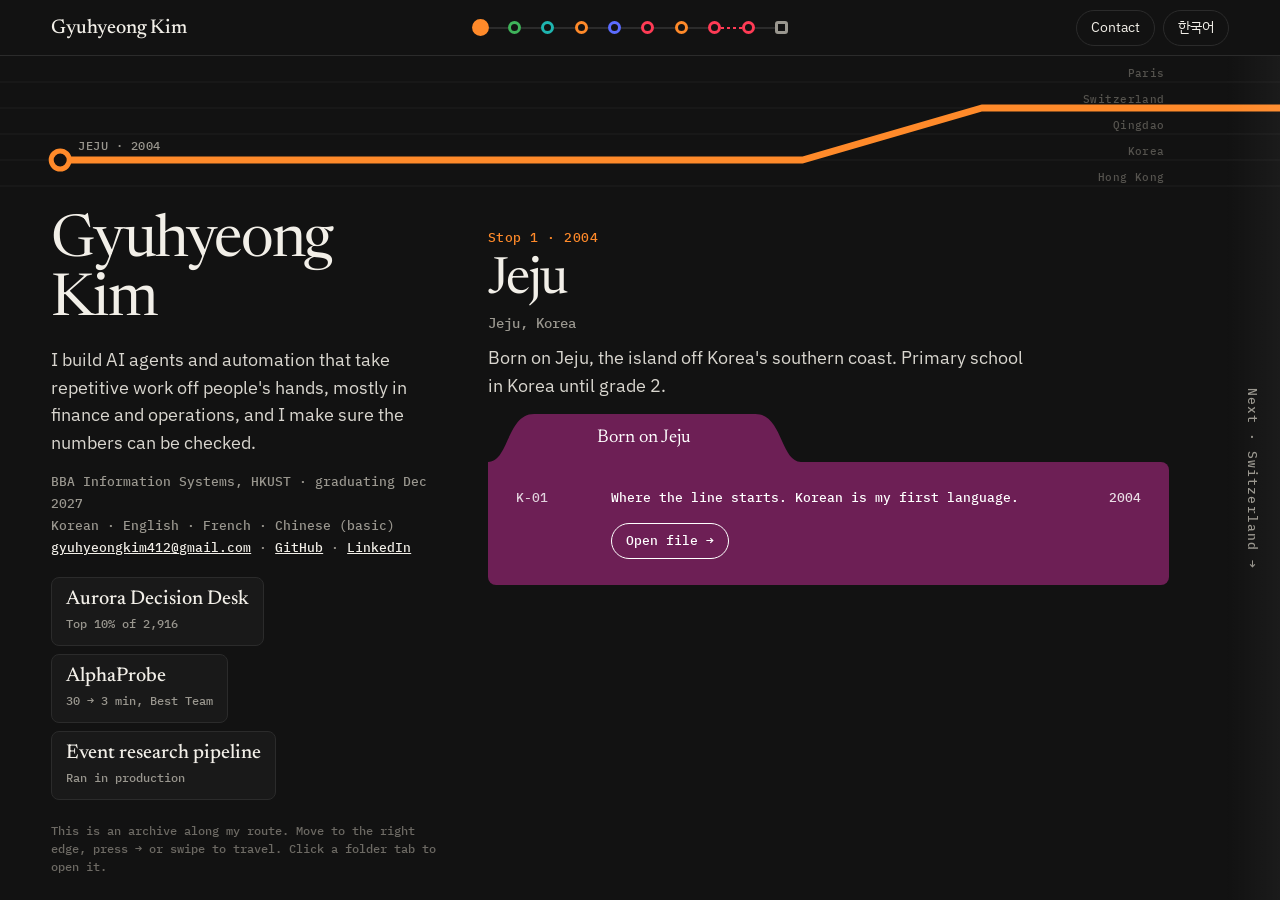
<file: index.html>
<!doctype html>
<html lang="en">
<head>
  <meta charset="utf-8">
  <meta name="viewport" content="width=device-width, initial-scale=1, viewport-fit=cover">
  <title>Gyuhyeong Kim</title>
  <meta name="description" content="Gyuhyeong (Giana) Kim, Information Systems at HKUST. An archive of projects along the route Jeju, Gland, Qingdao, Paris, Hong Kong and Seoul: AI agents and automation for finance and operations.">
  <link rel="preconnect" href="https://fonts.googleapis.com">
  <link rel="preconnect" href="https://fonts.gstatic.com" crossorigin>
  <link href="https://fonts.googleapis.com/css2?family=Newsreader:ital,opsz,wght@0,6..72,400;0,6..72,500;1,6..72,400&family=IBM+Plex+Mono:wght@500;600&family=IBM+Plex+Sans+KR:wght@400;500;600&family=IBM+Plex+Sans:wght@400;600&family=Noto+Serif+KR:wght@400;500&display=swap" rel="stylesheet">
  <link rel="stylesheet" href="site.css">
  <script>
    try { var s = localStorage.getItem("lang"); if (s === "ko" || s === "en") document.documentElement.lang = s; } catch (e) {}
  </script>
</head>
<body>
  <header class="top">
    <button class="name" id="home" type="button"><span class="nm"></span></button>
    <ol class="dots" id="dots" aria-label="Route"></ol>
    <div class="tb">
      <button class="chip" id="to-contact" type="button"></button>
      <button class="chip" id="lang-toggle" type="button"></button>
    </div>
  </header>

  <main class="track" id="track" aria-live="polite">
    <svg class="route" id="route" aria-hidden="true"></svg>
  </main>

  <button class="edge prev" id="prev" type="button" aria-label="Previous stop"><span></span></button>
  <button class="edge next" id="next" type="button"><span id="next-label"></span></button>

  <div class="doc" id="doc" hidden role="dialog" aria-modal="true" aria-labelledby="doc-title"></div>

  <script src="data.js"></script>
  <script>
  {
    const root = document.documentElement;
    const R = window.ROUTE, SK = window.SKILLS;
    const L = () => (root.lang === "ko" ? "ko" : "en");
    const esc = s => String(s).replace(/[&<>"']/g, c => ({ "&": "&amp;", "<": "&lt;", ">": "&gt;", '"': "&quot;", "'": "&#39;" }[c]));
    const tx = o => (o == null ? "" : esc(typeof o === "string" ? o : o[L()]));
    const UI = {
      name: { en: "Gyuhyeong Kim", ko: "김규형" },
      contact: { en: "Contact", ko: "연락" },
      lang: { en: "한국어", ko: "English" },
      stop: { en: "Stop", ko: "정거장" },
      open: { en: "Open file →", ko: "파일 열기 →" },
      next: { en: "Next", ko: "다음" },
      prevf: { en: "← Previous file", ko: "← 이전 파일" },
      nextf: { en: "Next file →", ko: "다음 파일 →" },
      close: { en: "Close ✕", ko: "닫기 ✕" },
      period: { en: "Period", ko: "기간" },
      where: { en: "Filed under", ko: "보관 위치" },
      ctx: { en: "Context", ko: "맥락" },
      end: { en: "End of the line", ko: "종착역" },
      lede: { en: "I build AI agents and automation that take repetitive work off people's hands, mostly in finance and operations, and I make sure the numbers can be checked.", ko: "반복되는 일을 AI 에이전트와 자동화로 바꾸는 일을 합니다. 주로 금융과 운영 분야이고, 숫자는 언제나 확인할 수 있게 만듭니다." },
      facts: { en: "BBA Information Systems, HKUST · graduating Dec 2027<br>Korean · English · French · Chinese (basic)", ko: "HKUST 경영학부 정보시스템 전공 · 2027년 12월 졸업 예정<br>한국어 · 영어 · 프랑스어 · 중국어(기초)" },
      howto: { en: "This is an archive along my route. Move to the right edge, press → or swipe to travel. Click a folder tab to open it.", ko: "제가 지나온 노선을 따라 정리한 아카이브입니다. 오른쪽 끝에 마우스를 대거나 → 키, 스와이프로 이동하고, 폴더 탭을 누르면 열립니다." },
      endIntro: { en: "Open to roles in AI automation, product and data. Email is the fastest way to reach me.", ko: "AI 자동화, 기획, 데이터 분야의 기회에 열려 있습니다. 이메일이 가장 빠릅니다." }
    };
    const u = k => esc(UI[k][L()]);
    const lanes = [
      { k: "pa", en: "Paris", ko: "파리" }, { k: "ch", en: "Switzerland", ko: "스위스" },
      { k: "qd", en: "Qingdao", ko: "칭다오" }, { k: "kr", en: "Korea", ko: "한국" }, { k: "hk", en: "Hong Kong", ko: "홍콩" }
    ];
    const PAL = [["#6d1f55", "#fff"], ["#e2692b", "#fff"], ["#2f7d6d", "#fff"], ["#cf3a2f", "#fff"], ["#55267a", "#fff"], ["#3157d6", "#fff"], ["#bf5b8f", "#fff"], ["#f1d94a", "#1b1b1b"], ["#1f6f8b", "#fff"], ["#2b2b2b", "#fff"]];
    const FEAT = [["aurora", { en: "Top 10% of 2,916", ko: "2,916명 중 상위 10%" }], ["alphaprobe", { en: "30 → 3 min, Best Team", ko: "30분 → 3분, 최우수팀" }], ["pipeline", { en: "Ran in production", ko: "프로덕션 운영" }]];

    // flat list of files with their stop and colour
    const FILES = [];
    R.forEach((s, si) => s.files.forEach((f, fi) => FILES.push({ f, s, si, col: fi % 3, pal: PAL[FILES.length % PAL.length] })));
    const byId = id => FILES.find(x => x.f.id === id);

    const track = document.getElementById("track");
    const svg = document.getElementById("route");
    const N = R.length + 1; // + end panel
    let cur = 0, tgt = 0;

    const tabShape = '<svg viewBox="0 0 300 48" preserveAspectRatio="none" aria-hidden="true"><path d="M0 48 C20 48 18 0 44 0 H256 C282 0 280 48 300 48 Z"/></svg>';

    function folderHTML(x, open) {
      const f = x.f;
      return `<div class="folder${open ? " open" : ""}" id="fd-${f.id}" style="--fb:${x.pal[0]};--fi:${x.pal[1]};--col:${x.col}">
        <button class="tab" type="button" aria-expanded="${open ? "true" : "false"}" aria-controls="fb-${f.id}">${tabShape}<span>${tx(f.tab || f.title)}</span></button>
        <div class="fbody" id="fb-${f.id}"><div><div class="finner">
          <span class="no">${esc(f.no)}</span><p class="sm">${tx(f.summary)}</p><span class="dt">${tx(f.date)}</span>
          <button class="op" type="button" data-open="${f.id}">${u("open")}</button>
        </div></div></div>
      </div>`;
    }

    function panelHTML(s, i) {
      const files = FILES.filter(x => x.si === i).map((x, j) => folderHTML(x, j === 0)).join("");
      const stopHead = `<span class="k">${u("stop")} ${i + 1} · ${tx(s.when)}</span>
        <h2>${tx(s.city)}</h2><p class="place">${tx(s.place)}</p><p class="intro">${tx(s.intro)}</p>`;
      const head = i === 0
        ? `<div class="head hello"><h1>${u("name")}</h1><p class="lede">${u("lede")}</p><p class="facts">${UI.facts[L()]}<br><a href="mailto:gyuhyeongkim412@gmail.com">gyuhyeongkim412@gmail.com</a> · <a href="https://github.com/Giana0412">GitHub</a> · <a href="https://www.linkedin.com/in/gyuhyeong-kim">LinkedIn</a></p>
            <div class="feat">${FEAT.map(([id, note]) => `<button type="button" data-open="${id}"><b>${tx(byId(id).f.title)}</b><span>${esc(note[L()])}</span></button>`).join("")}</div>
            <p class="howto">${u("howto")}</p></div>`
        : `<div class="head">${stopHead}</div>`;
      const lead = i === 0 ? `<div class="head stophead">${stopHead}</div>` : "";
      return `<section class="panel" id="${s.id}" style="--c:var(--${s.lane})" aria-label="${tx(s.city)}">${head}<div class="stack">${lead}${files}</div></section>`;
    }

    function endHTML() {
      return `<section class="panel endp" id="contact" style="--c:var(--mute)" aria-label="${u("contact")}">
        <div class="head"><span class="k">${u("end")}</span><h2>${u("contact")}</h2><p class="intro">${u("endIntro")}</p>
          <p class="contact"><a href="mailto:gyuhyeongkim412@gmail.com">gyuhyeongkim412@gmail.com</a><br><a href="https://github.com/Giana0412">github.com/Giana0412</a><br><a href="https://www.linkedin.com/in/gyuhyeong-kim">linkedin.com/in/gyuhyeong-kim</a></p></div>
        <dl class="skills">${SK.map(([a, b]) => `<div><dt>${tx(a)}</dt><dd>${tx(b)}</dd></div>`).join("")}</dl>
      </section>`;
    }

    function render() {
      track.querySelectorAll(".panel").forEach(p => p.remove());
      track.insertAdjacentHTML("beforeend", R.map(panelHTML).join("") + endHTML());
      document.querySelector(".nm").textContent = UI.name[L()];
      document.getElementById("to-contact").textContent = UI.contact[L()];
      const lt = document.getElementById("lang-toggle");
      lt.textContent = UI.lang[L()];
      lt.setAttribute("aria-label", L() === "ko" ? "View in English" : "한국어로 보기");
      document.title = UI.name[L()];
      document.getElementById("dots").innerHTML =
        R.map((s, i) => `<li class="${s.next ? "dash" : ""}"><button type="button" data-go="${i}" style="--c:var(--${s.lane})" aria-label="${tx(s.city)}"></button></li>`).join("") +
        `<li><button type="button" class="sq" data-go="${N - 1}" style="--c:var(--mute)" aria-label="${u("contact")}"></button></li>`;
      drawRoute();
      mark();
    }

    function drawRoute() {
      const W = track.clientWidth, Hb = W <= 800 ? 130 : 150;
      const gx = Math.max(W * 0.04, 16);
      const ly = k => 26 + lanes.findIndex(l => l.k === k) * (Hb - 46) / (lanes.length - 1);
      const sx = i => i * W + gx + 9;
      let h = "";
      for (let p = 0; p < N; p++) lanes.forEach(l => {
        h += `<line class="lane" x1="${p * W}" x2="${(p + 1) * W}" y1="${ly(l.k)}" y2="${ly(l.k)}"/>`;
      });
      if (W > 800) for (let p = 0; p < N; p++) lanes.forEach(l => {
        h += `<text class="lanelab" x="${(p + 1) * W - gx - 64}" y="${ly(l.k) - 5}" text-anchor="end">${esc(l[L()])}</text>`;
      });
      R.forEach((s, i) => {
        const a = { x: sx(i), y: ly(s.lane) };
        const b = i < R.length - 1 ? { x: sx(i + 1), y: ly(R[i + 1].lane) } : { x: sx(i) + W * 0.7, y: a.y };
        const bend = a.x + W * 0.58, bend2 = a.x + W * 0.72;
        const d = `M${a.x} ${a.y} H${bend} L${bend2} ${b.y} H${b.x}`;
        const dashed = i === R.length - 1 || R[i + 1].next;
        h += `<path class="${dashed ? "dash" : "seg"}" d="${d}" stroke="var(--${s.lane})"/>`;
      });
      R.forEach((s, i) => {
        const x = sx(i), y = ly(s.lane);
        h += `<circle cx="${x}" cy="${y}" r="9" stroke="var(--${s.lane})"/>`;
        h += `<text x="${x + 18}" y="${y - 10}">${esc(s.city[L()].toUpperCase())} · ${esc(s.when[L()])}</text>`;
      });
      svg.setAttribute("width", N * W);
      svg.setAttribute("height", Hb);
      svg.setAttribute("viewBox", `0 0 ${N * W} ${Hb}`);
      svg.innerHTML = h;
    }

    // moving between stops
    const reduce = () => matchMedia("(prefers-reduced-motion: reduce)").matches;
    function go(i, instant) {
      tgt = Math.max(0, Math.min(N - 1, i));
      track.scrollTo({ left: tgt * track.clientWidth, behavior: instant || reduce() ? "auto" : "smooth" });
      mark(tgt);
    }
    function mark(i = cur) {
      document.querySelectorAll("#dots button").forEach(b => b.setAttribute("aria-current", +b.dataset.go === i ? "true" : "false"));
      const nx = document.getElementById("next"), pv = document.getElementById("prev");
      nx.hidden = i >= N - 1; pv.hidden = i <= 0;
      const nextName = i + 1 < R.length ? R[i + 1].city[L()] : UI.contact[L()];
      document.getElementById("next-label").textContent = `${UI.next[L()]} · ${nextName} →`;
      nx.setAttribute("aria-label", `${UI.next[L()]}: ${nextName}`);
    }
    let settle;
    track.addEventListener("scroll", () => {
      const i = Math.round(track.scrollLeft / track.clientWidth);
      if (i !== cur) { cur = i; mark(i); }
      clearTimeout(settle);
      settle = setTimeout(() => {
        tgt = cur;
        const id = cur < R.length ? R[cur].id : "contact";
        if (document.getElementById("doc").hidden) history.replaceState(null, "", "#" + id);
      }, 140);
    }, { passive: true });

    let hover;
    const nextBtn = document.getElementById("next");
    nextBtn.addEventListener("mouseenter", () => {
      const step = () => { if (tgt < N - 1) { go(tgt + 1); hover = setTimeout(step, 1400); } };
      hover = setTimeout(step, 260);
    });
    nextBtn.addEventListener("mouseleave", () => clearTimeout(hover));
    nextBtn.addEventListener("click", () => { clearTimeout(hover); go(tgt + 1); });
    document.getElementById("prev").addEventListener("click", () => go(tgt - 1));
    document.getElementById("home").addEventListener("click", () => go(0));
    document.getElementById("to-contact").addEventListener("click", () => go(N - 1));

    // folders, dots, featured files
    document.addEventListener("click", e => {
      const g = e.target.closest("[data-go]");
      if (g) return go(+g.dataset.go);
      const o = e.target.closest("[data-open]");
      if (o) return openDoc(o.dataset.open);
      const tab = e.target.closest(".tab");
      if (tab) {
        const fd = tab.parentElement, open = !fd.classList.contains("open");
        fd.classList.toggle("open", open);
        tab.setAttribute("aria-expanded", open);
      }
    });

    // document view
    const doc = document.getElementById("doc");
    let lastFocus = null, openId = null;
    function openDoc(id) {
      const x = byId(id);
      if (!x) return;
      const f = x.f, k = FILES.indexOf(x);
      openId = id;
      if (doc.hidden) lastFocus = document.activeElement;
      const secs = (f.sections || []).map(s => `<div class="sec"><h3>${tx(s.h)}</h3>${s.p ? `<p>${tx(s.p)}</p>` : ""}${s.li ? `<ul>${s.li.map(l => `<li>${tx(l)}</li>`).join("")}</ul>` : ""}</div>`).join("");
      const prev = FILES[k - 1], next = FILES[k + 1];
      doc.innerHTML = `<div class="sheet" style="--fb:${x.pal[0]};--fi:${x.pal[1]}">
        <div class="holes" aria-hidden="true"><i></i><i></i><i></i></div>
        <article class="paper">
          <span class="stamp">File № ${esc(f.no)}</span>
          <h2 id="doc-title">${tx(f.title)}</h2>
          <p class="lead">${tx(f.summary)}</p>
          <div class="cols">
            <dl class="notes">
              <dt>${u("where")}</dt><dd>${tx(x.s.city)} · ${tx(x.s.place)}</dd>
              <dt>${u("period")}</dt><dd>${tx(f.date)}</dd>
              ${f.place ? `<dt>${L() === "ko" ? "장소" : "Place"}</dt><dd>${tx(f.place)}</dd>` : ""}
              ${f.team ? `<dt>${u("ctx")}</dt><dd>${tx(f.team)}</dd>` : ""}
            </dl>
            <div>
              ${f.big ? `<p class="big">${tx(f.big)}</p><p class="bign">${tx(f.bigNote)}</p>` : ""}
              ${secs}
              ${f.tags ? `<ul class="ptags">${f.tags.map(g => `<li>${esc(g)}</li>`).join("")}</ul>` : ""}
              ${f.links ? `<div class="plinks">${f.links.map(l => `<a href="${esc(l.href)}">${tx(l.label)}</a>`).join("")}</div>` : ""}
              ${f.private ? `<p class="priv">${tx(f.private)}</p>` : ""}
            </div>
          </div>
          <div class="dbar">
            <button type="button" data-doc="${prev ? prev.f.id : ""}" ${prev ? "" : "disabled"}>${u("prevf")}</button>
            <span>${k + 1} / ${FILES.length}</span>
            <button type="button" data-doc="${next ? next.f.id : ""}" ${next ? "" : "disabled"}>${u("nextf")}</button>
          </div>
        </article>
        <div class="spine" aria-hidden="true"><span>${tx(f.title)}</span></div>
        <button class="close" type="button" id="doc-close">${u("close")}</button>
      </div>`;
      doc.hidden = false;
      doc.scrollTop = 0;
      if (x.si !== cur) go(x.si, true);
      history.replaceState(null, "", "#" + id);
      document.getElementById("doc-close").focus();
    }
    function closeDoc() {
      doc.hidden = true; openId = null;
      history.replaceState(null, "", "#" + (cur < R.length ? R[cur].id : "contact"));
      if (lastFocus && lastFocus.focus) lastFocus.focus();
    }
    doc.addEventListener("click", e => {
      if (e.target === doc || e.target.id === "doc-close") return closeDoc();
      const d = e.target.closest("[data-doc]");
      if (d && d.dataset.doc) openDoc(d.dataset.doc);
    });

    document.addEventListener("keydown", e => {
      if (!doc.hidden) {
        if (e.key === "Escape") closeDoc();
        else if (e.key === "ArrowRight" || e.key === "ArrowLeft") {
          const k = FILES.indexOf(byId(openId)) + (e.key === "ArrowRight" ? 1 : -1);
          if (FILES[k]) openDoc(FILES[k].f.id);
        }
        return;
      }
      if (e.target.closest("input,textarea")) return;
      if (e.key === "ArrowRight") { e.preventDefault(); go(tgt + 1); }
      if (e.key === "ArrowLeft") { e.preventDefault(); go(tgt - 1); }
    });

    document.getElementById("lang-toggle").addEventListener("click", () => {
      root.lang = L() === "ko" ? "en" : "ko";
      try { localStorage.setItem("lang", root.lang); } catch (e) {}
      const keep = cur, od = openId;
      render();
      track.scrollLeft = keep * track.clientWidth;
      if (od) openDoc(od);
    });

    const ro = new ResizeObserver(() => { drawRoute(); track.scrollLeft = cur * track.clientWidth; });
    ro.observe(track);

    render();
    const h = decodeURIComponent(location.hash.slice(1));
    const si = R.findIndex(s => s.id === h);
    if (si >= 0) go(si, true);
    else if (h === "contact") go(N - 1, true);
    else if (byId(h)) openDoc(h);
  }
  </script>
</body>
</html>
</file>
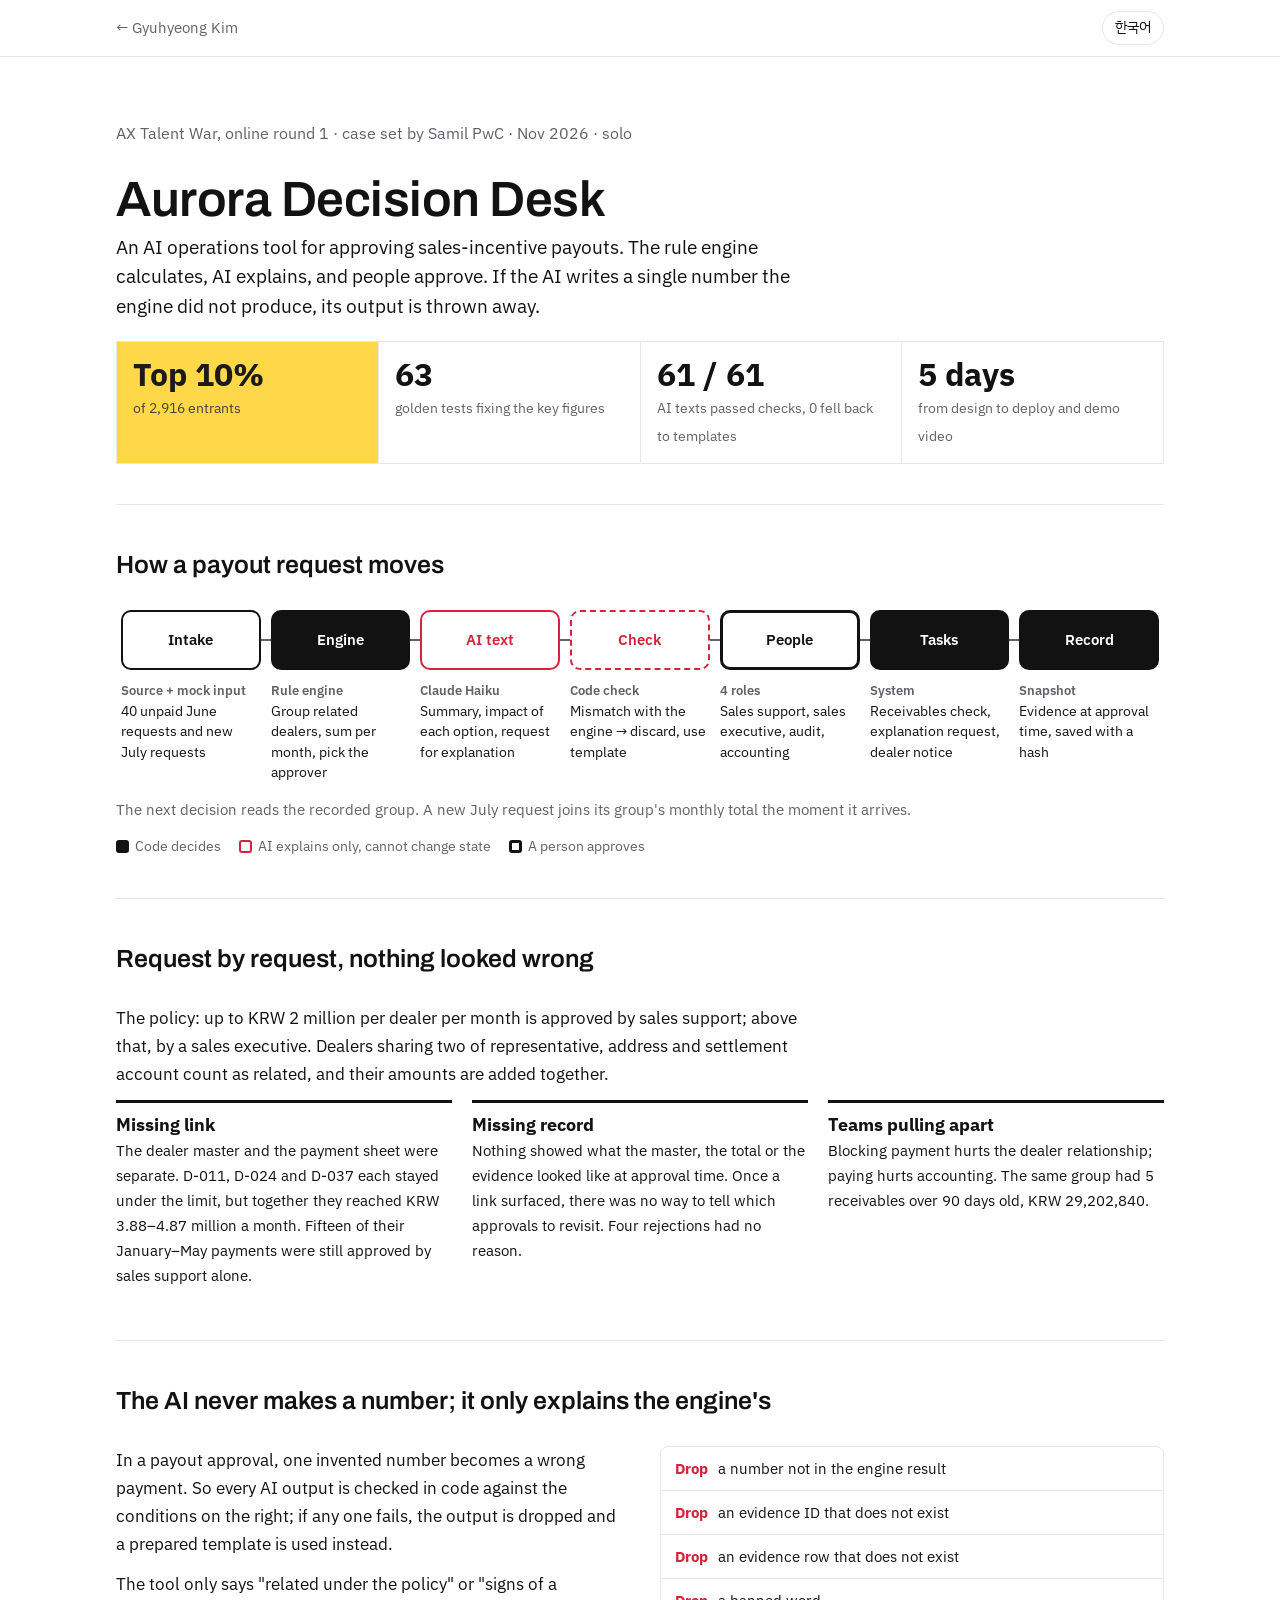
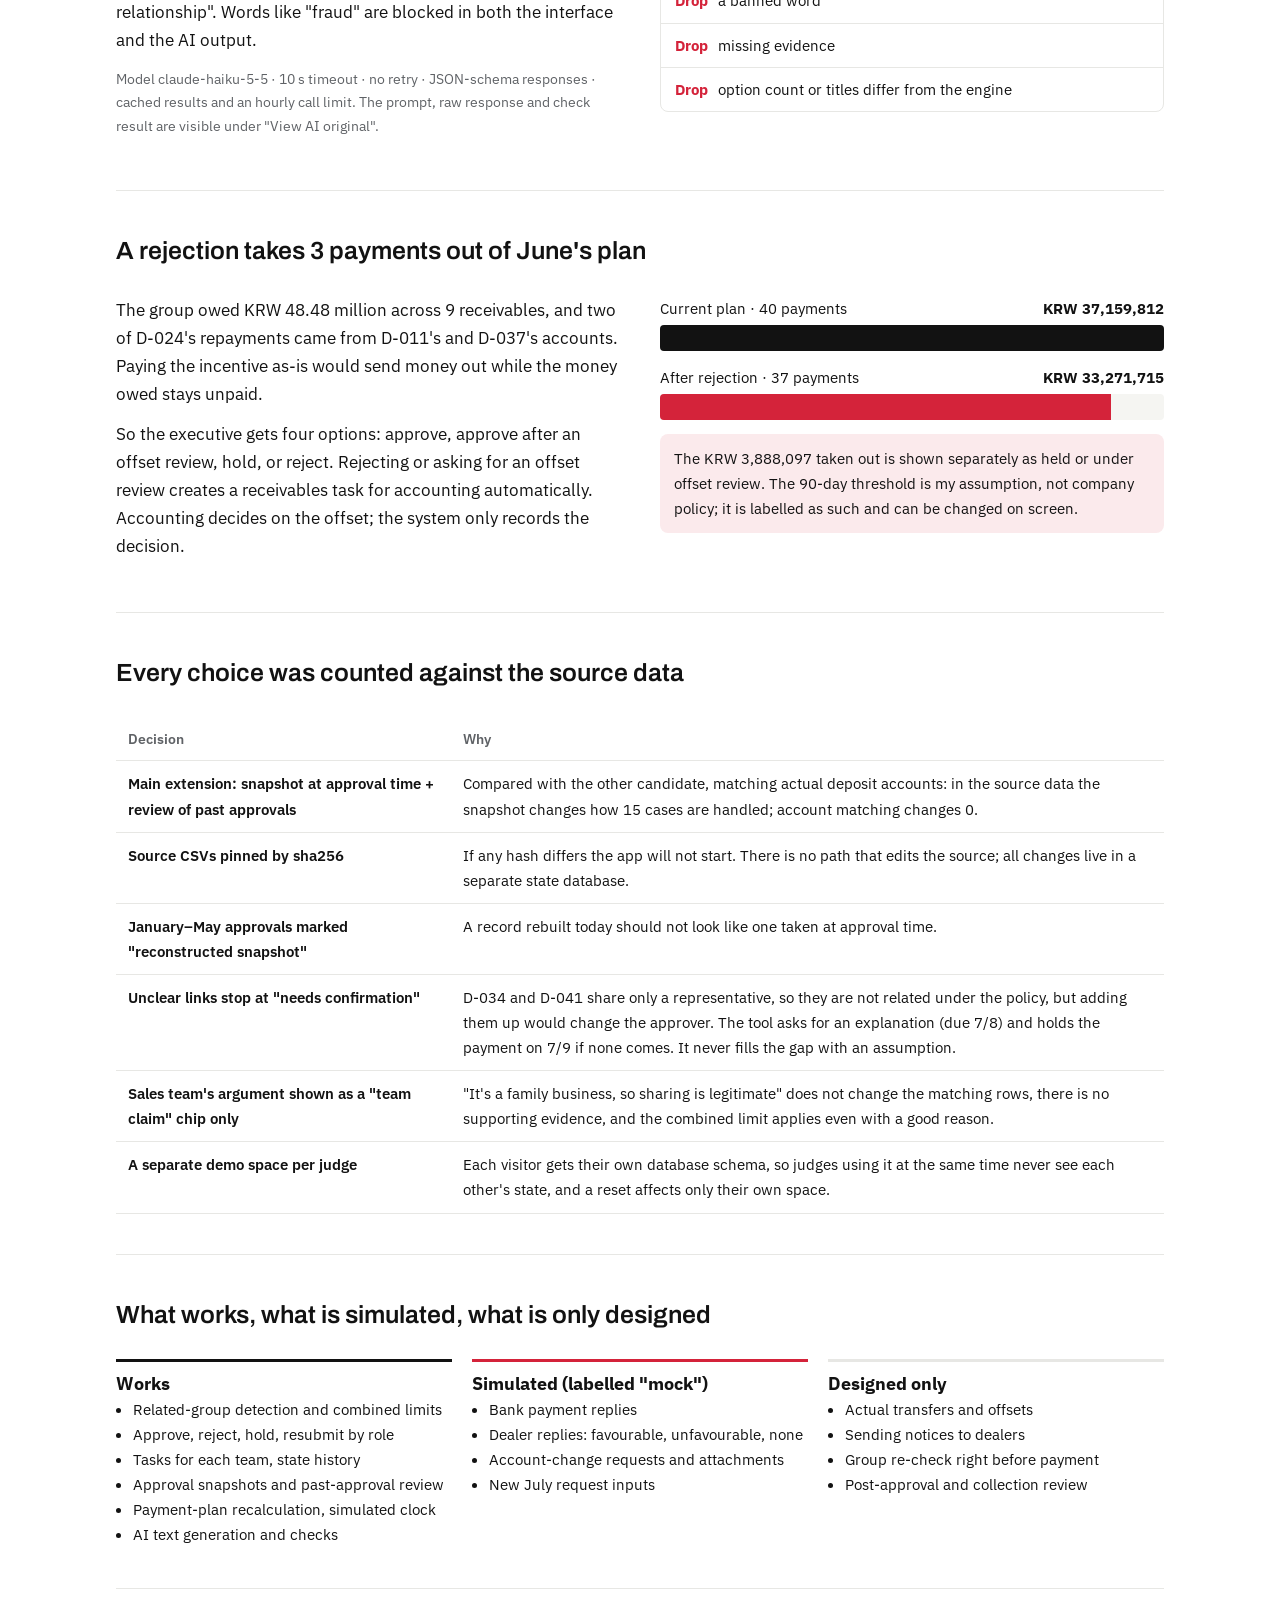
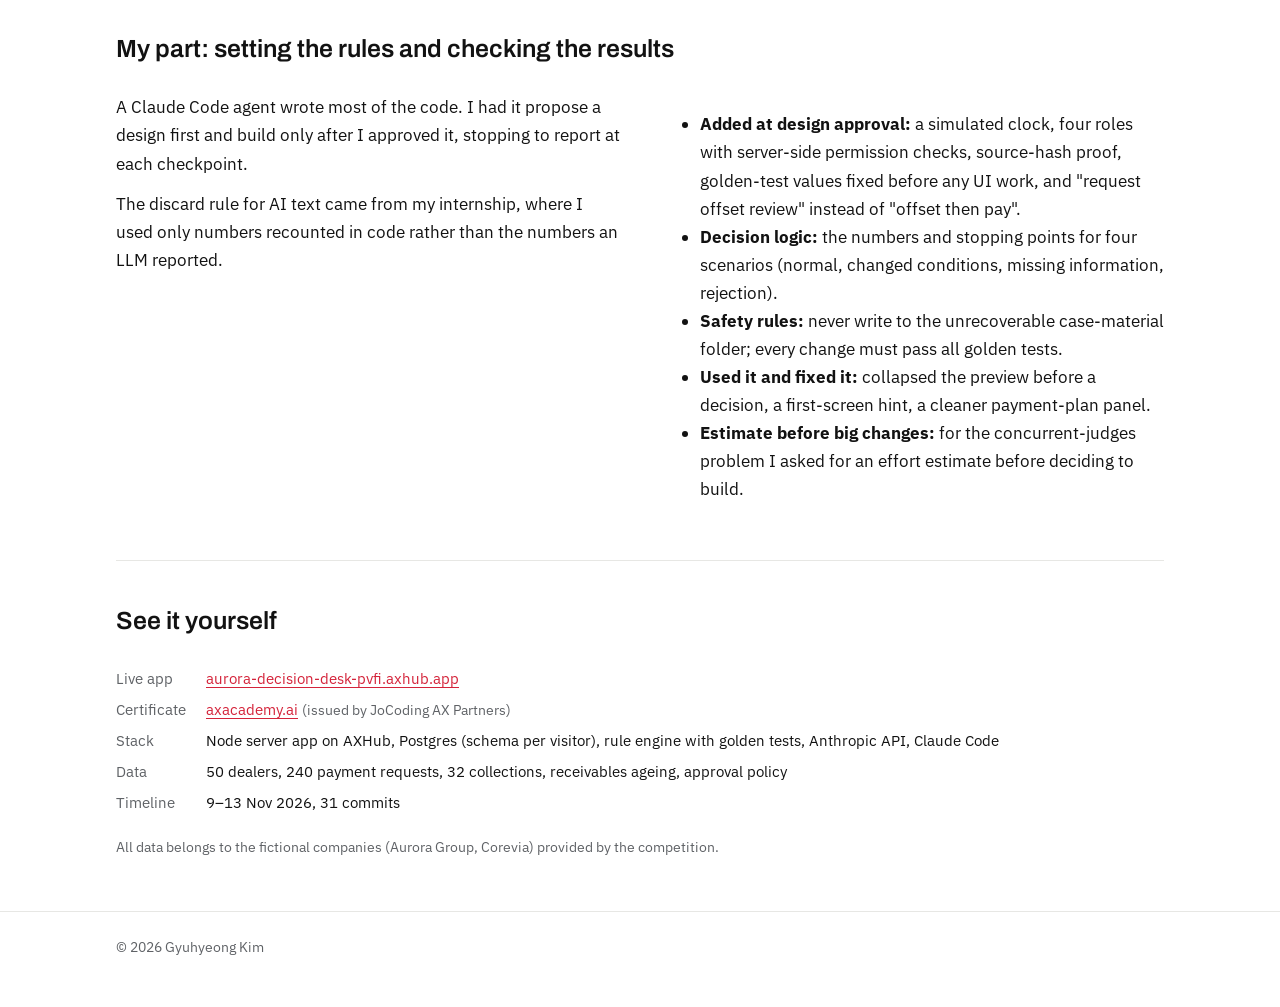
<file: aurora-decision-desk.html>
<!doctype html>
<html lang="en">
<head>
  <meta charset="utf-8">
  <meta name="viewport" content="width=device-width, initial-scale=1">
  <title>Aurora Decision Desk · Gyuhyeong Kim</title>
  <meta name="description" content="Case study: an approval tool for sales-incentive payouts built solo for the AX Talent War (Samil PwC case). Top 10% of 2,916 entrants.">
  <link rel="preconnect" href="https://fonts.googleapis.com">
  <link rel="preconnect" href="https://fonts.gstatic.com" crossorigin>
  <link href="https://fonts.googleapis.com/css2?family=Archivo:wdth,wght@62..125,400..800&family=IBM+Plex+Sans+KR:wght@400;600;700&family=IBM+Plex+Sans:wght@400;600;700&display=swap" rel="stylesheet">
  <link rel="stylesheet" href="styles.css">
  <script>
    try {
      var saved = localStorage.getItem("lang");
      if (saved === "ko" || saved === "en") document.documentElement.lang = saved;
    } catch (e) {}
  </script>
</head>
<body>
  <a class="skip" href="#main"><span lang="en">Skip to content</span><span lang="ko">본문으로 건너뛰기</span></a>

  <header class="site-header">
    <div class="wrap">
      <a class="back" href="index.html#projects"><span lang="en">← Gyuhyeong Kim</span><span lang="ko">← 김규형</span></a>
      <button class="lang-toggle" type="button" id="lang-toggle" aria-label="한국어로 보기">
        <span lang="en">한국어</span><span lang="ko">English</span>
      </button>
    </div>
  </header>

  <main id="main">
    <div class="wrap">

      <div class="hero">
        <p class="meta"><span lang="en">AX Talent War, online round 1 · case set by Samil PwC · Nov 2026 · solo</span><span lang="ko">AX인재전쟁 온라인 1회차 · 삼일PwC 출제 · 2026년 11월 · 개인 참가</span></p>
        <h1>Aurora Decision Desk</h1>
        <p class="lede">
          <span lang="en">An AI operations tool for approving sales-incentive payouts. The rule engine calculates, AI explains, and people approve. If the AI writes a single number the engine did not produce, its output is thrown away.</span>
          <span lang="ko">판매장려금 지급 승인을 돕는 AI 운영 도구입니다. 계산은 규칙 엔진이, 설명은 AI가, 승인은 사람이 맡습니다. AI가 엔진에 없는 숫자를 하나라도 쓰면 그 출력은 버립니다.</span>
        </p>
        <div class="cs-figs">
          <div class="key"><b><span lang="en">Top 10%</span><span lang="ko">상위 10%</span></b><span><span lang="en">of 2,916 entrants</span><span lang="ko">참가자 2,916명 중</span></span></div>
          <div><b>63</b><span><span lang="en">golden tests fixing the key figures</span><span lang="ko">핵심 숫자를 고정한 골든 테스트</span></span></div>
          <div><b>61 / 61</b><span><span lang="en">AI texts passed checks, 0 fell back to templates</span><span lang="ko">AI 문안 검증 통과, 템플릿 대체 0건</span></span></div>
          <div><b><span lang="en">5 days</span><span lang="ko">5일</span></b><span><span lang="en">from design to deploy and demo video</span><span lang="ko">설계부터 배포·시연 영상까지</span></span></div>
        </div>
      </div>

      <section aria-labelledby="flow-h">
        <h2 id="flow-h"><span lang="en">How a payout request moves</span><span lang="ko">지급 요청이 지나가는 길</span></h2>
        <ol class="route">
          <li><div class="dot"><span lang="en">Intake</span><span lang="ko">접수</span></div><div><div class="who"><span lang="en">Source + mock input</span><span lang="ko">원본 · 모의 입력</span></div><div class="what"><span lang="en">40 unpaid June requests and new July requests</span><span lang="ko">6월 미지급 40건과 7월 새 요청</span></div></div></li>
          <li class="eng"><div class="dot"><span lang="en">Engine</span><span lang="ko">엔진 판정</span></div><div><div class="who"><span lang="en">Rule engine</span><span lang="ko">규칙 엔진</span></div><div class="what"><span lang="en">Group related dealers, sum per month, pick the approver</span><span lang="ko">관련자 그룹, 월 합산, 승인권자 결정</span></div></div></li>
          <li class="ai"><div class="dot"><span lang="en">AI text</span><span lang="ko">AI 문안</span></div><div><div class="who">Claude Haiku</div><div class="what"><span lang="en">Summary, impact of each option, request for explanation</span><span lang="ko">판단 요약, 선택지별 영향, 소명 요청</span></div></div></li>
          <li class="gate"><div class="dot"><span lang="en">Check</span><span lang="ko">검증</span></div><div><div class="who"><span lang="en">Code check</span><span lang="ko">코드 검사</span></div><div class="what"><span lang="en">Mismatch with the engine → discard, use template</span><span lang="ko">엔진 값과 다르면 폐기, 템플릿 사용</span></div></div></li>
          <li class="hum"><div class="dot"><span lang="en">People</span><span lang="ko">사람 승인</span></div><div><div class="who"><span lang="en">4 roles</span><span lang="ko">역할 4개</span></div><div class="what"><span lang="en">Sales support, sales executive, audit, accounting</span><span lang="ko">영업지원팀, 영업임원, 감사, 회계</span></div></div></li>
          <li class="eng"><div class="dot"><span lang="en">Tasks</span><span lang="ko">작업 생성</span></div><div><div class="who"><span lang="en">System</span><span lang="ko">시스템</span></div><div class="what"><span lang="en">Receivables check, explanation request, dealer notice</span><span lang="ko">채권 대사, 소명 요청, 거래처 통보</span></div></div></li>
          <li class="eng"><div class="dot"><span lang="en">Record</span><span lang="ko">상태 기록</span></div><div><div class="who"><span lang="en">Snapshot</span><span lang="ko">스냅샷</span></div><div class="what"><span lang="en">Evidence at approval time, saved with a hash</span><span lang="ko">승인 시점 근거를 해시와 함께 저장</span></div></div></li>
        </ol>
        <p class="loopnote"><span lang="en">The next decision reads the recorded group. A new July request joins its group's monthly total the moment it arrives.</span><span lang="ko">기록된 그룹 판정을 다음 판정이 읽습니다. 7월 새 요청은 접수 즉시 같은 그룹으로 합산됩니다.</span></p>
        <ul class="legend">
          <li><i class="l1"></i><span lang="en">Code decides</span><span lang="ko">코드가 결정</span></li>
          <li><i class="l2"></i><span lang="en">AI explains only, cannot change state</span><span lang="ko">AI는 설명만, 상태는 못 바꿈</span></li>
          <li><i class="l3"></i><span lang="en">A person approves</span><span lang="ko">사람이 승인</span></li>
        </ul>
      </section>

      <section aria-labelledby="problem-h">
        <h2 id="problem-h"><span lang="en">Request by request, nothing looked wrong</span><span lang="ko">건별로 보면 규정 위반이 보이지 않았습니다</span></h2>
        <p style="max-width:var(--measure)"><span lang="en">The policy: up to KRW 2 million per dealer per month is approved by sales support; above that, by a sales executive. Dealers sharing two of representative, address and settlement account count as related, and their amounts are added together.</span><span lang="ko">규정은 거래처별 월 200만 원 이하면 영업지원팀 전결, 넘으면 영업임원 승인입니다. 대표자·주소·정산계좌 중 2개 이상이 같으면 관련자로 보고 금액을 합산합니다.</span></p>
        <div class="cols3">
          <div class="cell"><h3><span lang="en">Missing link</span><span lang="ko">정보 공백</span></h3><p><span lang="en">The dealer master and the payment sheet were separate. D-011, D-024 and D-037 each stayed under the limit, but together they reached KRW 3.88–4.87 million a month. Fifteen of their January–May payments were still approved by sales support alone.</span><span lang="ko">거래처 마스터와 지급표가 따로 있었습니다. D-011·D-024·D-037은 요청이 하나하나 200만 원 이하였지만, 묶으면 매달 388만~487만 원이었습니다. 그런데도 1~5월 15건이 전결로 지급됐습니다.</span></p></div>
          <div class="cell"><h3><span lang="en">Missing record</span><span lang="ko">기록 공백</span></h3><p><span lang="en">Nothing showed what the master, the total or the evidence looked like at approval time. Once a link surfaced, there was no way to tell which approvals to revisit. Four rejections had no reason.</span><span lang="ko">승인 당시의 마스터, 합산액, 근거가 남아 있지 않았습니다. 나중에 관계가 드러나도 어느 승인을 다시 봐야 하는지 알 수 없었습니다. 반려 4건은 사유도 없었습니다.</span></p></div>
          <div class="cell"><h3><span lang="en">Teams pulling apart</span><span lang="ko">부서 간 충돌</span></h3><p><span lang="en">Blocking payment hurts the dealer relationship; paying hurts accounting. The same group had 5 receivables over 90 days old, KRW 29,202,840.</span><span lang="ko">지급을 막으면 영업 관계가, 그대로 지급하면 회계가 부담을 집니다. 같은 그룹에 90일 넘게 회수되지 않은 채권이 5건, 29,202,840원 있었습니다.</span></p></div>
        </div>
      </section>

      <section aria-labelledby="ai-h">
        <h2 id="ai-h"><span lang="en">The AI never makes a number; it only explains the engine's</span><span lang="ko">AI는 숫자를 만들지 않고 엔진 결과를 설명만 합니다</span></h2>
        <div class="cols2">
          <div>
            <p><span lang="en">In a payout approval, one invented number becomes a wrong payment. So every AI output is checked in code against the conditions on the right; if any one fails, the output is dropped and a prepared template is used instead.</span><span lang="ko">승인 결정에서 AI가 지어낸 숫자 하나는 잘못된 지급으로 이어집니다. 그래서 AI 출력은 오른쪽 조건을 코드로 검사하고, 하나라도 걸리면 버린 뒤 미리 만든 템플릿 문안을 씁니다.</span></p>
            <p><span lang="en">The tool only says "related under the policy" or "signs of a relationship". Words like "fraud" are blocked in both the interface and the AI output.</span><span lang="ko">판정 표현은 "규정상 동일 관련자"와 "관계 정황"까지만 씁니다. "부정" 같은 단정 표현은 화면 문구와 AI 출력 모두에서 금지어로 막습니다.</span></p>
            <p class="note"><span lang="en">Model claude-haiku-5-5 · 10 s timeout · no retry · JSON-schema responses · cached results and an hourly call limit. The prompt, raw response and check result are visible under "View AI original".</span><span lang="ko">모델 claude-haiku-5-5 · 타임아웃 10초 · 재시도 없음 · JSON 스키마 응답 · 결과 캐시와 시간당 호출 제한. 프롬프트, 원래 응답, 검증 결과는 화면의 "AI 원문 보기"에서 확인할 수 있습니다.</span></p>
          </div>
          <ul class="gate-list">
            <li><b><span lang="en">Drop</span><span lang="ko">폐기</span></b><span lang="en">a number not in the engine result</span><span lang="ko">엔진 결과에 없는 숫자</span></li>
            <li><b><span lang="en">Drop</span><span lang="ko">폐기</span></b><span lang="en">an evidence ID that does not exist</span><span lang="ko">없는 근거 ID</span></li>
            <li><b><span lang="en">Drop</span><span lang="ko">폐기</span></b><span lang="en">an evidence row that does not exist</span><span lang="ko">없는 근거 행</span></li>
            <li><b><span lang="en">Drop</span><span lang="ko">폐기</span></b><span lang="en">a banned word</span><span lang="ko">금지어 사용</span></li>
            <li><b><span lang="en">Drop</span><span lang="ko">폐기</span></b><span lang="en">missing evidence</span><span lang="ko">근거 누락</span></li>
            <li><b><span lang="en">Drop</span><span lang="ko">폐기</span></b><span lang="en">option count or titles differ from the engine</span><span lang="ko">선택지 수나 제목이 엔진과 다름</span></li>
          </ul>
        </div>
      </section>

      <section aria-labelledby="impact-h">
        <h2 id="impact-h"><span lang="en">A rejection takes 3 payments out of June's plan</span><span lang="ko">영업임원이 거절하면 6월 지급 계획이 3건 줄어듭니다</span></h2>
        <div class="cols2">
          <div>
            <p><span lang="en">The group owed KRW 48.48 million across 9 receivables, and two of D-024's repayments came from D-011's and D-037's accounts. Paying the incentive as-is would send money out while the money owed stays unpaid.</span><span lang="ko">같은 그룹에는 미회수 채권 9건 4,848만 원이 있었습니다. D-024가 갚은 돈 2건은 D-011과 D-037의 계좌에서 들어왔습니다. 장려금을 그대로 주면 받을 돈은 그대로 둔 채 줄 돈만 나갑니다.</span></p>
            <p><span lang="en">So the executive gets four options: approve, approve after an offset review, hold, or reject. Rejecting or asking for an offset review creates a receivables task for accounting automatically. Accounting decides on the offset; the system only records the decision.</span><span lang="ko">그래서 영업임원의 선택지를 승인, 상계 검토 요청 후 승인, 보류, 거절 네 가지로 만들었습니다. 거절이나 상계 검토를 고르면 회계에 채권 대사 작업이 자동으로 생깁니다. 상계 실행은 회계가 정하고, 시스템은 그 결정만 기록합니다.</span></p>
          </div>
          <div>
            <div class="bars">
              <div class="bar"><div class="lab"><span><span lang="en">Current plan · 40 payments</span><span lang="ko">지금 계획 · 40건</span></span><b>KRW 37,159,812</b></div><div class="track"><div class="fill" style="width:100%"></div></div></div>
              <div class="bar"><div class="lab"><span><span lang="en">After rejection · 37 payments</span><span lang="ko">거절 반영 뒤 · 37건</span></span><b>KRW 33,271,715</b></div><div class="track"><div class="fill after" style="width:89.5%"></div></div></div>
            </div>
            <p class="callout"><span lang="en">The KRW 3,888,097 taken out is shown separately as held or under offset review. The 90-day threshold is my assumption, not company policy; it is labelled as such and can be changed on screen.</span><span lang="ko">빠진 3,888,097원은 보류와 상계 검토로 따로 표시됩니다. 90일 기준은 회사 규정이 아니라 제가 세운 가정이며, 화면에 가정으로 표시하고 바꿀 수 있게 했습니다.</span></p>
          </div>
        </div>
      </section>

      <section aria-labelledby="dec-h">
        <h2 id="dec-h"><span lang="en">Every choice was counted against the source data</span><span lang="ko">판단마다 원본에서 근거를 셌습니다</span></h2>
        <div class="scroll">
          <table class="cs-table">
            <thead><tr><th><span lang="en">Decision</span><span lang="ko">결정</span></th><th><span lang="en">Why</span><span lang="ko">근거</span></th></tr></thead>
            <tbody>
              <tr><td><span lang="en">Main extension: snapshot at approval time + review of past approvals</span><span lang="ko">필수 확장은 승인 시점 스냅샷과 과거 승인 재검토</span></td><td><span lang="en">Compared with the other candidate, matching actual deposit accounts: in the source data the snapshot changes how 15 cases are handled; account matching changes 0.</span><span lang="ko">다른 후보인 실입금 계좌 대조와 비교했습니다. 원본에서 처리가 실제로 바뀌는 건수가 스냅샷 쪽은 15건, 계좌 대조는 0건이었습니다.</span></td></tr>
              <tr><td><span lang="en">Source CSVs pinned by sha256</span><span lang="ko">원본 CSV 4개를 sha256으로 고정</span></td><td><span lang="en">If any hash differs the app will not start. There is no path that edits the source; all changes live in a separate state database.</span><span lang="ko">해시가 하나라도 다르면 앱이 시작되지 않습니다. 앱에는 원본을 고치는 경로가 없고, 변경은 별도 상태 DB에만 남습니다.</span></td></tr>
              <tr><td><span lang="en">January–May approvals marked "reconstructed snapshot"</span><span lang="ko">당시 기록이 없는 1~5월 승인은 "재구성 스냅샷"으로 표시</span></td><td><span lang="en">A record rebuilt today should not look like one taken at approval time.</span><span lang="ko">지금 재구성한 기록을 승인 당시 기록처럼 보이게 하지 않으려는 것입니다.</span></td></tr>
              <tr><td><span lang="en">Unclear links stop at "needs confirmation"</span><span lang="ko">관련 여부가 불분명하면 "확인 필요"로 멈춤</span></td><td><span lang="en">D-034 and D-041 share only a representative, so they are not related under the policy, but adding them up would change the approver. The tool asks for an explanation (due 7/8) and holds the payment on 7/9 if none comes. It never fills the gap with an assumption.</span><span lang="ko">D-034·D-041은 대표자만 같아 규정상 관련자는 아니지만, 합산하면 승인권자가 바뀝니다. 그래서 소명을 요청하고(기한 7/8), 회신이 없으면 7/9에 보류합니다. 가정으로 결론을 채우지 않습니다.</span></td></tr>
              <tr><td><span lang="en">Sales team's argument shown as a "team claim" chip only</span><span lang="ko">영업팀 주장은 "부서 주장" 칩으로만 표시</span></td><td><span lang="en">"It's a family business, so sharing is legitimate" does not change the matching rows, there is no supporting evidence, and the combined limit applies even with a good reason.</span><span lang="ko">"가족 경영이라 공유가 정당하다"는 주장이 있어도 일치 근거 행이 그대로이고 증빙이 없습니다. 정당한 사유가 있어도 합산 한도는 적용됩니다.</span></td></tr>
              <tr><td><span lang="en">A separate demo space per judge</span><span lang="ko">심사위원별 시연 공간 분리</span></td><td><span lang="en">Each visitor gets their own database schema, so judges using it at the same time never see each other's state, and a reset affects only their own space.</span><span lang="ko">여러 명이 동시에 접속해도 상태가 섞이지 않도록 접속마다 별도 DB 스키마를 만들고, 초기화는 자기 공간에만 적용됩니다.</span></td></tr>
            </tbody>
          </table>
        </div>
      </section>

      <section aria-labelledby="scope-h">
        <h2 id="scope-h"><span lang="en">What works, what is simulated, what is only designed</span><span lang="ko">된 것과 안 된 것을 나눠서 밝혔습니다</span></h2>
        <div class="cols3">
          <div class="cell"><h3><span lang="en">Works</span><span lang="ko">실제 작동</span></h3><ul>
            <li><span lang="en">Related-group detection and combined limits</span><span lang="ko">관련자 그룹 판정과 합산 한도</span></li>
            <li><span lang="en">Approve, reject, hold, resubmit by role</span><span lang="ko">역할별 승인·거절·보류·재상신</span></li>
            <li><span lang="en">Tasks for each team, state history</span><span lang="ko">부서별 작업 자동 생성, 상태 기록</span></li>
            <li><span lang="en">Approval snapshots and past-approval review</span><span lang="ko">승인 스냅샷과 과거 승인 재검토</span></li>
            <li><span lang="en">Payment-plan recalculation, simulated clock</span><span lang="ko">지급 계획 재계산, 시뮬레이션 시계</span></li>
            <li><span lang="en">AI text generation and checks</span><span lang="ko">AI 문안 생성과 검증</span></li>
          </ul></div>
          <div class="cell c2"><h3><span lang="en">Simulated (labelled "mock")</span><span lang="ko">모의 처리 ("모의" 표시)</span></h3><ul>
            <li><span lang="en">Bank payment replies</span><span lang="ko">은행 지급 회신</span></li>
            <li><span lang="en">Dealer replies: favourable, unfavourable, none</span><span lang="ko">거래처 소명 회신(유리·불리·무회신)</span></li>
            <li><span lang="en">Account-change requests and attachments</span><span lang="ko">계좌 변경 신청과 첨부 증빙</span></li>
            <li><span lang="en">New July request inputs</span><span lang="ko">7월 새 지급 요청 입력값</span></li>
          </ul></div>
          <div class="cell c3"><h3><span lang="en">Designed only</span><span lang="ko">설계만</span></h3><ul>
            <li><span lang="en">Actual transfers and offsets</span><span lang="ko">실제 송금·상계 실행</span></li>
            <li><span lang="en">Sending notices to dealers</span><span lang="ko">거래처 실제 발송</span></li>
            <li><span lang="en">Group re-check right before payment</span><span lang="ko">지급 직전 그룹 재확인</span></li>
            <li><span lang="en">Post-approval and collection review</span><span lang="ko">사후 승인·회수 검토</span></li>
          </ul></div>
        </div>
      </section>

      <section aria-labelledby="role-h">
        <h2 id="role-h"><span lang="en">My part: setting the rules and checking the results</span><span lang="ko">제 역할은 판단 기준을 정하고 결과를 확인하는 것이었습니다</span></h2>
        <div class="cols2">
          <div>
            <p><span lang="en">A Claude Code agent wrote most of the code. I had it propose a design first and build only after I approved it, stopping to report at each checkpoint.</span><span lang="ko">코드 대부분은 Claude Code 에이전트가 썼습니다. 저는 설계안을 먼저 받아 승인한 뒤에만 구현하게 했고, 체크포인트마다 멈추고 보고하게 했습니다.</span></p>
            <p><span lang="en">The discard rule for AI text came from my internship, where I used only numbers recounted in code rather than the numbers an LLM reported.</span><span lang="ko">LLM이 보고한 숫자 대신 코드로 다시 센 값만 쓴 인턴 경험이 AI 문안 폐기 규칙으로 이어졌습니다.</span></p>
          </div>
          <ul>
            <li><span lang="en"><strong>Added at design approval:</strong> a simulated clock, four roles with server-side permission checks, source-hash proof, golden-test values fixed before any UI work, and "request offset review" instead of "offset then pay".</span><span lang="ko"><strong>설계 승인 때 더한 것:</strong> 시뮬레이션 시계, 역할 4개와 서버 권한 검사, 원본 해시 증명, 골든 테스트 기대값 고정(통과 전 화면 작업 금지), "상계 후 지급" 대신 "상계 검토 요청".</span></li>
            <li><span lang="en"><strong>Decision logic:</strong> the numbers and stopping points for four scenarios (normal, changed conditions, missing information, rejection).</span><span lang="ko"><strong>판정 논리 지정:</strong> 시나리오 4개(정상, 조건 변경, 정보 부족, 거절)의 숫자와 멈출 지점.</span></li>
            <li><span lang="en"><strong>Safety rules:</strong> never write to the unrecoverable case-material folder; every change must pass all golden tests.</span><span lang="ko"><strong>안전 규칙:</strong> 복구할 수 없는 문제 자료 폴더에는 쓰지 않기, 수정 뒤 골든 테스트 전부 통과 확인.</span></li>
            <li><span lang="en"><strong>Used it and fixed it:</strong> collapsed the preview before a decision, a first-screen hint, a cleaner payment-plan panel.</span><span lang="ko"><strong>직접 써 보고 고침:</strong> 판정 전 미리보기 접기, 첫 화면 안내, 지급 계획 패널 정리.</span></li>
            <li><span lang="en"><strong>Estimate before big changes:</strong> for the concurrent-judges problem I asked for an effort estimate before deciding to build.</span><span lang="ko"><strong>큰 변경은 작업량부터:</strong> 심사위원 동시 접속 문제는 구현 전에 추정만 받고 결정.</span></li>
          </ul>
        </div>
      </section>

      <section aria-labelledby="links-h">
        <h2 id="links-h"><span lang="en">See it yourself</span><span lang="ko">확인할 수 있는 곳</span></h2>
        <dl class="cs-links">
          <dt><span lang="en">Live app</span><span lang="ko">배포 앱</span></dt><dd><a href="https://aurora-decision-desk-pvfi.axhub.app">aurora-decision-desk-pvfi.axhub.app</a></dd>
          <dt><span lang="en">Certificate</span><span lang="ko">인증서</span></dt><dd><a href="https://axacademy.ai/axwar/cert/KYoa614kNjyVQr7mn4xbeoec">axacademy.ai</a> <span class="note"><span lang="en">(issued by JoCoding AX Partners)</span><span lang="ko">(발급 조코딩AX파트너스)</span></span></dd>
          <dt><span lang="en">Stack</span><span lang="ko">스택</span></dt><dd><span lang="en">Node server app on AXHub, Postgres (schema per visitor), rule engine with golden tests, Anthropic API, Claude Code</span><span lang="ko">Node 서버 앱(AXHub 배포), Postgres(방문자별 스키마), 규칙 엔진과 골든 테스트, Anthropic API, Claude Code</span></dd>
          <dt><span lang="en">Data</span><span lang="ko">데이터</span></dt><dd><span lang="en">50 dealers, 240 payment requests, 32 collections, receivables ageing, approval policy</span><span lang="ko">거래처 마스터 50곳, 지급 요청 240건, 회수 입금 32건, 채권 연령, 승인 권한 규정</span></dd>
          <dt><span lang="en">Timeline</span><span lang="ko">기간</span></dt><dd><span lang="en">9–13 Nov 2026, 31 commits</span><span lang="ko">2026-11-09 ~ 11-13, 커밋 31개</span></dd>
        </dl>
        <p class="note" style="margin-top:20px"><span lang="en">All data belongs to the fictional companies (Aurora Group, Corevia) provided by the competition.</span><span lang="ko">데이터는 대회가 제공한 가상 기업(Aurora 그룹, Corevia)의 자료입니다.</span></p>
      </section>
    </div>
  </main>

  <footer>
    <div class="wrap">
      <span lang="en">© 2026 Gyuhyeong Kim</span><span lang="ko">© 2026 김규형</span>
    </div>
  </footer>

  <script>
    (function () {
      var root = document.documentElement;
      var btn = document.getElementById("lang-toggle");
      function sync() {
        btn.setAttribute("aria-label", root.lang === "ko" ? "View in English" : "한국어로 보기");
      }
      btn.addEventListener("click", function () {
        root.lang = root.lang === "ko" ? "en" : "ko";
        try { localStorage.setItem("lang", root.lang); } catch (e) {}
        sync();
      });
      sync();
    })();
  </script>
</body>
</html>
</file>
<file: site.css>
/* VOICE professional archive of one person's work, for recruiters
   IDEA a records room: a transit line across the top, and under each stop a cabinet of coloured file folders; a file opens as a paper document
   PICTURE the route band sliding stop by stop, with the folder stack beneath each stop
   COLOUR near-black ground, warm paper for documents; route colours per place; folder palette of plum, orange, teal, red, violet, blue, pink, yellow
   TYPE Newsreader serif for tabs, names and titles + IBM Plex Mono for record data + IBM Plex Sans / KR for text
   LAYOUT laptop: route band on top, stop title left, folder stack right; phone: band, title, stack, swiping between stops */
:root{color-scheme:dark;--bg:#121212;--ink:#f2efe8;--mute:#9a978f;--rule:#2b2b2b;--paper:#f2eee4;--kr:#ff8a2a;--ch:#3fb35a;--qd:#1fb5b0;--pa:#5b6cff;--hk:#ff3b55;--serif:"Newsreader","Noto Serif KR",Georgia,serif;--mono:"IBM Plex Mono","IBM Plex Sans KR",ui-monospace,monospace;--sans:"IBM Plex Sans","IBM Plex Sans KR",system-ui,sans-serif;--gx:max(4vw,16px)}
*{box-sizing:border-box;min-width:0}
html,body{height:100%}
body{margin:0;background:var(--bg);color:var(--ink);font:16px/1.55 var(--sans);overflow:hidden}
html[lang=ko] body{word-break:keep-all}
a{color:inherit}
button{font:inherit;color:inherit}
:focus-visible{outline:2px solid var(--ink);outline-offset:3px;border-radius:4px}

/* Top bar */
.top{position:fixed;inset:0 0 auto 0;z-index:20;height:calc(56px + env(safe-area-inset-top,0px));padding:env(safe-area-inset-top,0px) var(--gx) 0;display:flex;align-items:center;gap:20px;background:var(--bg);border-bottom:1px solid var(--rule)}
.name{font:500 20px/1 var(--serif);letter-spacing:-.01em;white-space:nowrap;background:none;border:0;padding:0;cursor:pointer}
.dots{flex:1;display:flex;justify-content:center;align-items:center;list-style:none;margin:0;padding:0}
.dots li{display:flex;align-items:center}
.dots li+li::before{content:"";width:clamp(6px,1.6vw,22px);height:2px;background:var(--rule)}
.dots li.dash::before{background:repeating-linear-gradient(90deg,var(--hk) 0 3px,transparent 3px 6px)}
.dots button{width:13px;height:13px;border-radius:50%;border:3px solid var(--c);background:var(--bg);padding:0;cursor:pointer;transition:transform .2s,background .2s}
.dots button[aria-current=true]{background:var(--c);transform:scale(1.3)}
.dots .sq{border-radius:3px;border-color:var(--mute)}
.tb{display:flex;gap:8px}
.chip{border:1px solid var(--rule);background:none;border-radius:999px;padding:6px 14px;font-size:14px;cursor:pointer;min-height:36px;white-space:nowrap}
.chip:hover{border-color:var(--mute)}

/* Track */
.track{position:fixed;inset:calc(56px + env(safe-area-inset-top,0px)) 0 0 0;display:flex;overflow-x:auto;overflow-y:hidden;scroll-snap-type:x mandatory;scrollbar-width:none;overscroll-behavior-x:contain}
.track::-webkit-scrollbar{display:none}
.route{position:absolute;top:0;left:0;height:150px;pointer-events:none}
.route .lane{stroke:#1f1f1f;stroke-width:1}
.route .seg{fill:none;stroke-width:7;stroke-linecap:round;stroke-linejoin:round}
.route .dash{fill:none;stroke-width:6;stroke-dasharray:1 11;stroke-linecap:round}
.route circle{fill:var(--bg);stroke-width:5}
.route text{font:500 12px var(--mono);fill:var(--mute);letter-spacing:.04em}
.route .lanelab{font-size:11px;fill:#55534e}
.panel{position:relative;flex:0 0 100%;scroll-snap-align:start;display:grid;grid-template-columns:minmax(0,.9fr) minmax(0,1.6fr);grid-template-rows:150px minmax(0,1fr);column-gap:clamp(24px,4vw,64px);padding:0 calc(var(--gx) + 56px) 0 var(--gx)}
.head{grid-row:2;padding-top:8px;overflow-y:auto;padding-bottom:32px;scrollbar-width:thin}
.head .k{font:500 13px/1.4 var(--mono);color:var(--c);letter-spacing:.04em}
.head h2{font:400 clamp(44px,6.2vw,92px)/.95 var(--serif);letter-spacing:-.03em;margin:10px 0 14px}
.head .place{font:500 14px/1.5 var(--mono);color:var(--mute);margin:0 0 18px}
.head .intro{font-size:clamp(17px,1.4vw,19px);line-height:1.55;max-width:30em;margin:0;color:#d9d6cf}
.hello h1{font:400 clamp(40px,4.6vw,68px)/1 var(--serif);letter-spacing:-.03em;margin:0 0 14px}
.hello .lede{font-size:clamp(17px,1.4vw,19px);color:#d9d6cf;margin:0 0 14px;max-width:30em}
.hello .facts{font:500 13px/1.7 var(--mono);color:var(--mute);margin:0}
.hello .facts a{color:var(--ink)}
.feat{display:flex;flex-wrap:wrap;gap:8px;margin:18px 0 0}
.feat button{border:1px solid var(--rule);background:#191919;border-radius:8px;padding:10px 14px;text-align:left;cursor:pointer;min-height:44px}
.feat button:hover{border-color:var(--mute)}
.feat b{display:block;font:500 20px/1.1 var(--serif)}
.feat span{font:500 12px/1.4 var(--mono);color:var(--mute)}
.howto{font:500 12px/1.5 var(--mono);color:#6d6a64;margin:22px 0 0}
.stophead{overflow:visible;padding:0 0 26px}
.stophead h2{font-size:clamp(36px,4vw,60px);margin:8px 0 8px}
.stophead .place{margin-bottom:10px}

/* Folder stack */
.stack{grid-row:2;overflow-y:auto;padding:18px 4px 48px 0;scrollbar-width:thin}
.folder{position:relative;margin-top:-12px}
.folder:first-child{margin-top:0}
.tab{position:relative;display:flex;align-items:center;justify-content:center;width:min(360px,46%);height:48px;margin-left:calc(var(--col) * 27%);border:0;background:none;padding:0 36px;cursor:pointer;color:var(--fi)}
.tab svg{position:absolute;inset:0;width:100%;height:100%;fill:var(--fb)}
.tab span{position:relative;font:400 clamp(17px,1.45vw,21px)/1.1 var(--serif);white-space:nowrap;overflow:hidden;text-overflow:ellipsis}
.fbody{display:grid;grid-template-rows:0fr;background:var(--fb);color:var(--fi);border-radius:0 8px 0 0;padding-top:22px;transition:grid-template-rows .35s ease}
.folder.open .fbody{grid-template-rows:1fr}
.fbody>div{overflow:hidden}
.finner{display:grid;grid-template-columns:5.5em minmax(0,1fr) auto;gap:6px 24px;padding:4px 28px 26px;font:500 13px/1.6 var(--mono)}
.finner .no{opacity:.8}
.finner .sm{margin:0;max-width:44em}
.finner .dt{white-space:nowrap;opacity:.85;text-align:right}
.finner .op{grid-column:2;justify-self:start;margin-top:8px;border:1.5px solid currentColor;border-radius:999px;background:none;padding:6px 14px;cursor:pointer;font:500 13px var(--mono);min-height:36px;color:inherit}
.finner .op:hover{background:rgba(255,255,255,.16)}
.folder:last-child .fbody{border-radius:0 8px 8px 8px}

/* Edges */
.edge{position:fixed;top:calc(56px + env(safe-area-inset-top,0px));bottom:0;width:56px;z-index:15;border:0;cursor:pointer;display:flex;align-items:center;justify-content:center;background:linear-gradient(90deg,transparent,rgba(255,255,255,.04));color:var(--mute);transition:background .25s,color .25s}
.edge.next{right:0}
.edge.prev{left:0;width:24px;background:none}
.edge.prev:hover{background:linear-gradient(270deg,transparent,rgba(255,255,255,.08))}
.edge.next:hover{background:linear-gradient(90deg,transparent,rgba(255,255,255,.1));color:var(--ink)}
.edge span{writing-mode:vertical-rl;font:500 13px/1 var(--mono);letter-spacing:.08em;white-space:nowrap}
.edge.prev span{display:none}
.edge[hidden]{display:none}

/* Document */
.doc{position:fixed;inset:0;z-index:40;background:rgba(8,8,8,.74);backdrop-filter:blur(4px);display:flex;justify-content:center;align-items:flex-start;overflow-y:auto;padding:calc(24px + env(safe-area-inset-top,0px)) 16px 48px}
.doc[hidden]{display:none}
.sheet{position:relative;width:min(980px,100%);background:var(--paper);color:#1b1b1b;border-radius:6px;display:grid;grid-template-columns:64px minmax(0,1fr) 46px;box-shadow:0 30px 60px rgba(0,0,0,.5);animation:rise .3s ease-out}
@keyframes rise{from{transform:translateY(24px);opacity:0}}
@media (prefers-reduced-motion:reduce){.sheet{animation:none}.fbody{transition:none}}
.holes{border-right:1px solid #ddd6c6;display:flex;flex-direction:column;align-items:center;gap:120px;padding-top:70px}
.holes i{width:14px;height:14px;border-radius:50%;background:var(--fb)}
.spine{background:var(--fb);color:var(--fi);border-radius:0 6px 6px 0;display:flex;justify-content:center;padding-top:28px}
.spine span{writing-mode:vertical-rl;font:400 20px/1 var(--serif);white-space:nowrap}
.paper{padding:clamp(24px,4vw,48px) clamp(20px,4vw,52px) 32px}
.stamp{display:inline-block;border:1.5px solid #3157d6;color:#3157d6;font:500 13px var(--mono);padding:4px 10px;transform:rotate(-3deg);float:right;margin:0 0 8px 16px}
.paper h2{font:italic 400 clamp(36px,5vw,60px)/1.02 var(--serif);letter-spacing:-.02em;margin:6px 0 20px}
.paper .lead{font:400 clamp(19px,1.8vw,22px)/1.5 var(--serif);margin:0 0 24px;max-width:36em}
.cols{display:grid;grid-template-columns:13em minmax(0,1fr);gap:28px}
.notes{font:500 12.5px/1.6 var(--mono);margin:0;color:#3b3a36}
.notes dt{color:#8a8578;margin-top:12px}
.notes dt:first-child{margin-top:0}
.notes dd{margin:0}
.big{font:400 clamp(40px,5vw,56px)/1 var(--serif);letter-spacing:-.02em;margin:0 0 4px}
.bign{font:500 13px var(--mono);color:#6a665c;margin:0 0 18px}
.sec h3{font:600 12.5px/1.4 var(--mono);text-transform:uppercase;letter-spacing:.08em;color:#8a8578;margin:22px 0 6px}
.sec:first-child h3{margin-top:0}
html[lang=ko] .sec h3{text-transform:none;letter-spacing:.02em}
.sec p,.sec li{font-size:16px;line-height:1.6;margin:0}
.sec ul{margin:0;padding-left:1.1em}
.sec li{margin-bottom:6px}
.ptags{display:flex;flex-wrap:wrap;gap:6px;list-style:none;margin:22px 0 0;padding:0}
.ptags li{font:500 12px var(--mono);border:1px solid #cfc7b4;border-radius:4px;padding:2px 8px}
.plinks{display:flex;flex-wrap:wrap;gap:8px 18px;margin-top:18px;font:500 14px var(--mono)}
.plinks a{color:#2448c8;text-underline-offset:3px;overflow-wrap:anywhere}
.priv{font:500 13px var(--mono);color:#8a8578;margin:18px 0 0}
.dbar{display:flex;justify-content:space-between;align-items:center;gap:12px;margin-top:36px;padding-top:16px;border-top:1px solid #ddd6c6;font:500 13px var(--mono);color:#6a665c}
.dbar button{background:none;border:1px solid #cfc7b4;border-radius:999px;padding:6px 14px;cursor:pointer;min-height:36px;color:#1b1b1b;font:500 13px var(--mono)}
.dbar button:disabled{opacity:.35;cursor:default}
.close{position:absolute;top:10px;right:56px;background:none;border:0;font:500 13px var(--mono);cursor:pointer;color:#1b1b1b;padding:8px;min-height:36px}

/* End panel */
.skills{grid-row:2;overflow-y:auto;padding:14px 0 48px;margin:0;display:grid;gap:18px;align-content:start}
.skills dt{font:400 22px/1.2 var(--serif)}
.skills dd{margin:4px 0 0;color:#c9c6bf;font-size:15px}
.contact{font:500 14px/2 var(--mono);margin-top:22px}

@media (max-width:800px){
  .panel{grid-template-columns:minmax(0,1fr);grid-template-rows:130px auto auto;overflow-y:auto;padding-right:var(--gx)}
  .head,.stack,.skills{overflow:visible}
  .head{grid-row:2}
  .stack,.skills{grid-row:3}
  .stophead{grid-row:auto}
  .head{padding-bottom:8px}
  .route{height:130px}
  .tab{width:min(300px,76%);margin-left:calc(var(--col) * 12%)}
  .finner{grid-template-columns:minmax(0,1fr) auto;padding:4px 18px 20px}
  .finner .sm{grid-column:1/-1;grid-row:2}
  .finner .op{grid-column:1;grid-row:3}
  .edge{display:none}
  .sheet{grid-template-columns:26px minmax(0,1fr) 30px}
  .holes{gap:90px;padding-top:50px}
  .holes i{width:10px;height:10px}
  .spine span{font-size:16px}
  .cols{grid-template-columns:minmax(0,1fr);gap:16px}
  .close{right:32px}
  .dots li+li::before{width:5px}
  .name{font-size:17px}
}
@media (max-width:480px){.dots{justify-content:flex-start}.name{display:none}}
@media (hover:none){.edge{display:none}.panel{padding-right:var(--gx)}}
</file>
<file: styles.css>
/* Used by the case-study page; tokens follow the journey-map site (site.css). */
:root {
  --bg: #ffffff;
  --surface: #ffffff;
  --text: #121212;
  --muted: #5f6266;
  --line: #e7e7e4;
  --accent: #d4233a;
  --accent-soft: #fbeaec;
  --tag-bg: #f5f5f2;
  --maxw: 1080px;
  --measure: 70ch;
  --sans: "IBM Plex Sans", "IBM Plex Sans KR", system-ui, -apple-system, "Segoe UI", sans-serif;
  --serif: "Archivo", "IBM Plex Sans KR", system-ui, sans-serif;
  color-scheme: light;
}

@media (prefers-color-scheme: dark) {
  :root:not([data-theme="light"]) {
    --bg: #111214;
    --surface: #1a1c1f;
    --text: #f1f1ef;
    --muted: #a4a7ab;
    --line: #2a2c30;
    --accent: #ff6074;
    --accent-soft: #2a1a1d;
    --tag-bg: #1a1c1f;
    color-scheme: dark;
  }
}

*, *::before, *::after { box-sizing: border-box; }

html { -webkit-text-size-adjust: 100%; }

body {
  margin: 0;
  background: var(--bg);
  color: var(--text);
  font-family: var(--sans);
  font-size: 17px;
  line-height: 1.65;
  overflow-wrap: anywhere;
}

/* Language switching: English is the default; Korean shows when <html lang="ko">. */
html[lang="en"] [lang="ko"] { display: none !important; }
html[lang="ko"] [lang="en"] { display: none !important; }
html[lang="ko"] body { word-break: keep-all; }

a { color: var(--accent); text-underline-offset: 3px; }
a:hover { text-decoration-thickness: 2px; }
a:focus-visible, button:focus-visible {
  outline: 2px solid var(--accent);
  outline-offset: 3px;
  border-radius: 4px;
}

.skip {
  position: absolute; left: -9999px; top: 0;
  background: var(--surface); color: var(--text); padding: 8px 12px;
}
.skip:focus { left: 16px; top: 16px; z-index: 10; }

.wrap {
  max-width: var(--maxw);
  margin: 0 auto;
  padding: 0 16px;
}

/* Header */
.site-header {
  position: sticky; top: 0; z-index: 5;
  background: color-mix(in srgb, var(--bg) 92%, transparent);
  backdrop-filter: blur(6px);
  border-bottom: 1px solid var(--line);
}
.site-header .wrap {
  display: flex; align-items: center; justify-content: space-between;
  gap: 12px; min-height: 56px;
}
.site-header nav ul {
  display: flex; flex-wrap: wrap; gap: 4px 16px;
  list-style: none; margin: 0; padding: 0;
  font-size: 15px;
}
.site-header nav a { color: var(--muted); text-decoration: none; }
.site-header nav a:hover { color: var(--text); }
.lang-toggle {
  flex: none;
  font: inherit; font-size: 14px;
  color: var(--text); background: var(--surface);
  border: 1px solid var(--line); border-radius: 999px;
  padding: 4px 12px; cursor: pointer;
}
.lang-toggle:hover { border-color: var(--muted); }

/* Hero */
.hero { padding: 64px 0 40px; }
.hero h1 {
  font-family: var(--serif);
  font-weight: 600;
  font-size: clamp(2.1rem, 7vw, 3.1rem);
  line-height: 1.15;
  margin: 0 0 4px;
  letter-spacing: -0.01em;
}
.hero .alt-name { color: var(--muted); font-size: 1rem; margin: 0 0 20px; }
.hero .lede {
  font-size: 1.2rem; line-height: 1.55;
  margin: 0 0 20px; max-width: 36em;
}
.hero .meta { color: var(--muted); margin: 0 0 24px; font-size: 0.97rem; }
.hero .links { display: flex; flex-wrap: wrap; gap: 8px 20px; margin: 0; padding: 0; list-style: none; }

/* Sections */
section { padding: 40px 0; border-top: 1px solid var(--line); }
h2 {
  font-family: var(--serif);
  font-size: 1.55rem; font-weight: 600;
  margin: 0 0 24px;
}
h3 { font-size: 1.1rem; margin: 0; line-height: 1.4; }
p { margin: 0 0 12px; }

/* Highlights */
.highlights { padding: 0 0 40px; border-top: 0; }
.highlights ul {
  list-style: none; margin: 0; padding: 0;
  display: grid; gap: 12px;
}
.highlights li {
  background: var(--accent-soft);
  border-radius: 10px;
  padding: 16px 18px;
  line-height: 1.5;
}
.highlights strong { display: block; font-size: 1.05rem; margin-bottom: 4px; }
.highlights li > span { color: var(--muted); font-size: 0.95rem; }

/* Projects */
.projects { display: grid; gap: 20px; }
.project {
  background: var(--surface);
  border: 1px solid var(--line);
  border-radius: 12px;
  padding: 22px;
  display: flex; flex-direction: column; gap: 10px;
  min-width: 0;
}
.project h3 { font-size: 1.28rem; line-height: 1.3; font-weight: 600; }
.project .summary { margin: 0; font-size: 1.02rem; line-height: 1.55; max-width: var(--measure); }
.project .meta { margin: 0; color: var(--muted); font-size: 0.9rem; }
.project .points { margin: 2px 0 0; padding-left: 1.1em; line-height: 1.5; }
.project .points li { margin-bottom: 4px; }
.project .tags { margin-top: 4px; }
.tags { display: flex; flex-wrap: wrap; gap: 6px; list-style: none; padding: 0; margin: 0; }
.tags li {
  background: var(--tag-bg); border-radius: 4px;
  font-size: 0.8rem; padding: 2px 8px; margin: 0;
}
.repo { margin: 0; font-size: 0.93rem; }
.repo .private { color: var(--muted); }

details { margin-top: 2px; }
details summary {
  cursor: pointer; color: var(--accent);
  font-size: 0.93rem; width: fit-content;
}
details[open] summary { margin-bottom: 8px; }
details dl { margin: 0; display: grid; gap: 6px; }
details dt {
  font-size: 0.75rem; font-weight: 600; letter-spacing: 0.06em;
  text-transform: uppercase; color: var(--muted);
}
html[lang="ko"] details dt { letter-spacing: 0; text-transform: none; }
details dd { margin: 0 0 6px; font-size: 0.95rem; line-height: 1.6; }
details ul { margin: 0; padding-left: 1.1em; }
details li { margin-bottom: 4px; }
details p { font-size: 0.95rem; color: var(--muted); max-width: var(--measure); }

.also { margin-top: 32px; max-width: var(--measure); }
.also h3 { margin-bottom: 8px; }
.also ul { padding-left: 1.1em; margin: 0; }
.also li { margin-bottom: 6px; }

/* Timeline */
.timeline { list-style: none; margin: 0; padding: 0; max-width: 880px; }
.timeline li {
  display: grid;
  grid-template-columns: 10rem 1fr;
  gap: 2px 20px;
  padding: 12px 0;
  border-bottom: 1px solid var(--line);
}
.timeline li:last-child { border-bottom: 0; }
.timeline .when { color: var(--muted); font-size: 0.9rem; font-variant-numeric: tabular-nums; padding-top: 2px; }
.timeline .head { line-height: 1.45; }
.timeline .org { font-weight: 600; }
.timeline .role { color: var(--muted); }
.timeline p { margin: 2px 0 0; font-size: 0.95rem; max-width: var(--measure); }
.subhead { font-size: 1rem; margin: 32px 0 4px; color: var(--muted); font-weight: 600; }

/* Skills */
.skills { display: grid; gap: 16px; margin: 0; max-width: 880px; }
.skills dt { font-weight: 600; }
.skills dd { margin: 2px 0 0; color: var(--text); }

/* Contact */
.contact p { max-width: 34em; }
.contact .links { list-style: none; padding: 0; margin: 16px 0 0; display: grid; gap: 6px; }

footer { border-top: 1px solid var(--line); padding: 24px 0 48px; color: var(--muted); font-size: 0.88rem; }

@media (max-width: 560px) {
  body { font-size: 16px; }
  .hero { padding: 40px 0 28px; }
  .site-header nav ul { gap: 2px 12px; font-size: 14px; }
  .timeline li { grid-template-columns: 1fr; gap: 2px; }
  .project { padding: 16px; }
}

@media (max-width: 560px) {
  .site-header { position: static; }
  .site-header .wrap { align-items: flex-start; padding-top: 12px; padding-bottom: 12px; }
}

@media (prefers-reduced-motion: no-preference) {
  html { scroll-behavior: smooth; }
}

@media (min-width: 900px) {
  .projects { grid-template-columns: 1fr 1fr; align-items: start; }
  .highlights ul { grid-template-columns: repeat(2, 1fr); }
}

/* Case study page */
.back { font-size: 15px; color: var(--muted); text-decoration: none; }
.back:hover { color: var(--text); }
.cs-figs { display: grid; grid-template-columns: repeat(auto-fit, minmax(10em, 1fr)); gap: 1px; background: var(--line); border: 1px solid var(--line); margin: 8px 0 0; }
.cs-figs div { background: var(--surface); padding: 14px 16px; }
.cs-figs b { display: block; font-size: clamp(1.5rem, 3.4vw, 2rem); line-height: 1.15; white-space: nowrap; }
.cs-figs div > span { font-size: 0.88rem; color: var(--muted); }
.cs-figs .key { background: #ffd84a; color: #1c1b19; }
.cs-figs .key > span { color: #46433a; }
.route { list-style: none; margin: 0; padding: 0; display: grid; grid-template-columns: repeat(7, minmax(0, 1fr)); }
.route li { position: relative; padding: 0 5px; min-width: 0; }
.route .dot { height: 60px; border: 2px solid var(--text); border-radius: 10px; display: flex; align-items: center; justify-content: center; text-align: center; font-weight: 600; font-size: 0.95rem; line-height: 1.25; padding: 0 4px; background: var(--surface); position: relative; z-index: 1; }
.route .eng .dot { background: var(--text); color: var(--bg); }
.route .ai .dot { border-color: var(--accent); color: var(--accent); }
.route .gate .dot { border-color: var(--accent); color: var(--accent); border-style: dashed; }
.route .hum .dot { border-width: 3px; }
.route li:not(:last-child)::after { content: ""; position: absolute; top: 29px; right: -5px; width: 10px; height: 2px; background: var(--muted); }
.route .who { font-size: 0.8rem; font-weight: 600; color: var(--muted); margin-top: 10px; }
.route .what { font-size: 0.88rem; line-height: 1.45; }
.loopnote { color: var(--muted); font-size: 0.93rem; margin-top: 16px; }
.legend { display: flex; flex-wrap: wrap; gap: 8px 18px; font-size: 0.88rem; color: var(--muted); list-style: none; padding: 0; margin: 8px 0 0; }
.legend i { display: inline-block; width: 13px; height: 13px; border: 2px solid var(--text); border-radius: 3px; vertical-align: -2px; margin-right: 6px; }
.legend .l1 { background: var(--text); }
.legend .l2 { border-color: var(--accent); }
.legend .l3 { border-width: 3px; }
.cols3 { display: grid; gap: 20px; }
.cols2 { display: grid; gap: 24px; align-items: start; }
.cell { border-top: 3px solid var(--text); padding-top: 10px; }
.cell p, .cell ul { font-size: 0.95rem; }
.cell ul { padding-left: 1.1em; margin: 0; }
.cell.c2 { border-color: var(--accent); }
.cell.c3 { border-color: var(--line); }
.gate-list { list-style: none; margin: 0; padding: 0; border: 1px solid var(--line); border-radius: 8px; background: var(--surface); }
.gate-list li { padding: 9px 14px; border-top: 1px solid var(--line); font-size: 0.95rem; }
.gate-list li:first-child { border-top: 0; }
.gate-list b { color: var(--accent); margin-right: 10px; }
.note { color: var(--muted); font-size: 0.9rem; }
.bars { display: grid; gap: 14px; }
.bar .lab { display: flex; justify-content: space-between; gap: 12px; font-size: 0.95rem; margin-bottom: 4px; }
.bar .lab b { white-space: nowrap; font-variant-numeric: tabular-nums; }
.track { height: 26px; background: var(--tag-bg); border-radius: 4px; overflow: hidden; }
.fill { height: 100%; background: var(--text); }
.fill.after { background: var(--accent); }
.callout { background: var(--accent-soft); border-radius: 8px; padding: 12px 14px; font-size: 0.95rem; margin-top: 14px; }
.scroll { overflow-x: auto; }
.cs-table { border-collapse: collapse; width: 100%; font-size: 0.95rem; }
.cs-table th, .cs-table td { text-align: left; vertical-align: top; padding: 10px 12px; border-bottom: 1px solid var(--line); }
.cs-table th { color: var(--muted); font-size: 0.85rem; font-weight: 600; }
.cs-table td:first-child { font-weight: 600; width: 32%; }
.cs-links { display: grid; grid-template-columns: max-content minmax(0, 1fr); gap: 6px 20px; margin: 0; font-size: 0.95rem; }
.cs-links dt { color: var(--muted); }
.cs-links dd { margin: 0; }
@media (min-width: 760px) {
  .cols3 { grid-template-columns: repeat(3, minmax(0, 1fr)); }
  .cols2 { grid-template-columns: repeat(2, minmax(0, 1fr)); gap: 40px; }
}
@media (max-width: 759px) {
  .route { grid-template-columns: minmax(0, 1fr); }
  .route li { display: grid; grid-template-columns: 116px minmax(0, 1fr); gap: 14px; padding: 0 0 18px; }
  .route .dot { height: 50px; }
  .route li:not(:last-child)::after { top: 50px; left: 57px; right: auto; width: 2px; height: 18px; }
  .route .who { margin-top: 2px; }
}
@media (max-width: 560px) {
  .cs-table thead { display: none; }
  .cs-table tr { display: grid; padding: 10px 0; border-bottom: 1px solid var(--line); }
  .cs-table td { display: block; border: 0; padding: 2px 0; width: auto; }
  .cs-links { grid-template-columns: minmax(0, 1fr); }
  .cs-links dt { margin-top: 6px; }
}

/* Korean headings: the serif has no Hangul, so use the Korean sans for consistent rendering. */
html[lang="ko"] h1, html[lang="ko"] h2 { font-family: var(--sans); font-weight: 600; }
</file>
